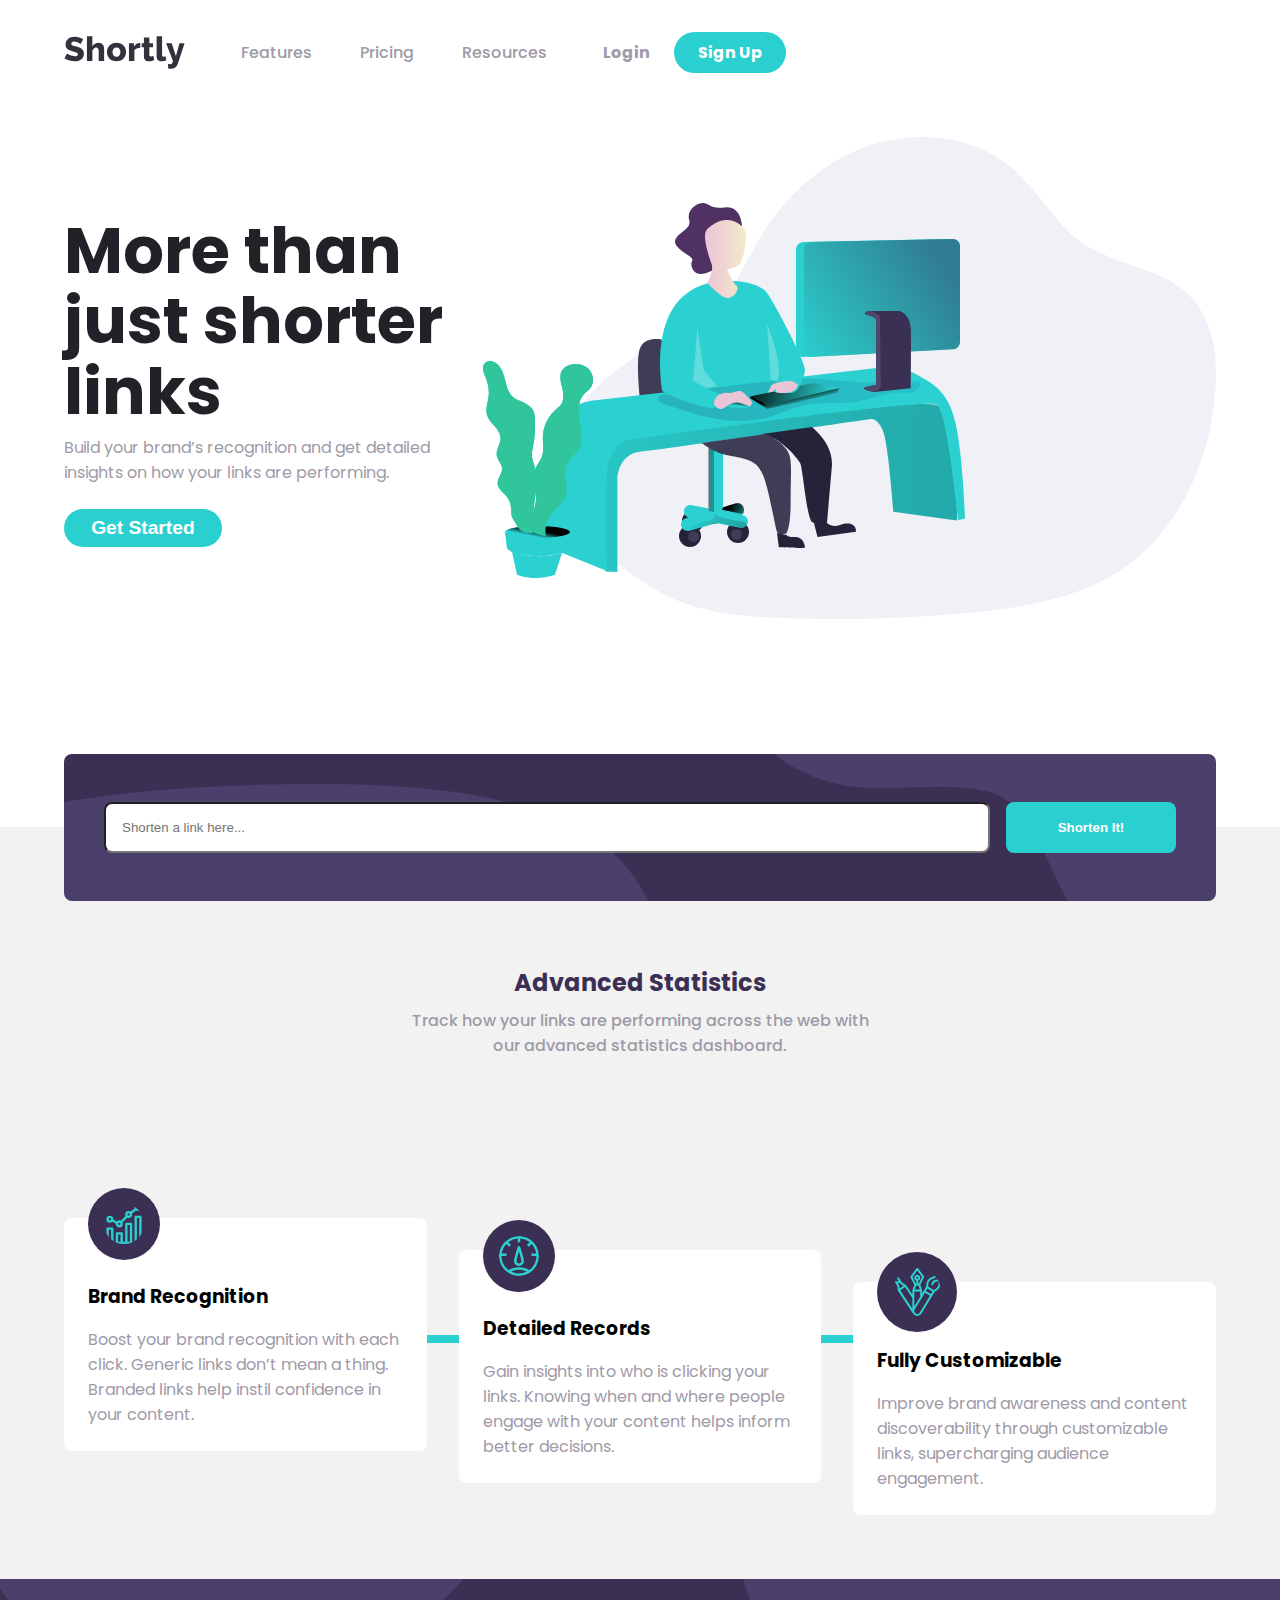
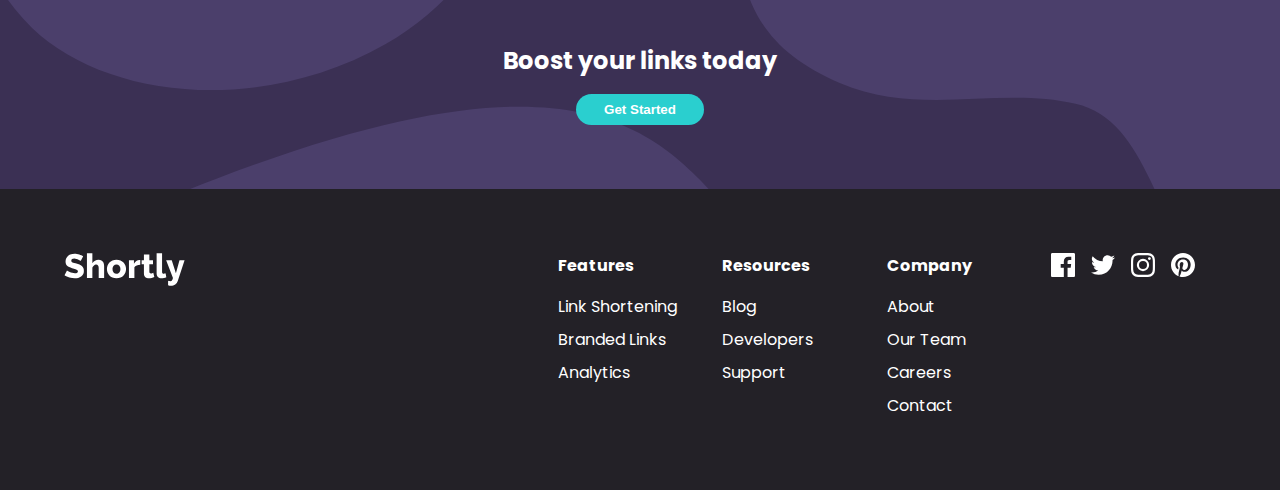
<file: index.html>
<!DOCTYPE html>
<html lang="en">

<head>
  <meta charset="UTF-8">
  <meta name="viewport" content="width=device-width, initial-scale=1.0">
  <link rel="icon" type="image/png" sizes="32x32" href="./images/favicon-32x32.png">
  <link rel="preconnect" href="https://fonts.googleapis.com" />
  <link rel="preconnect" href="https://fonts.gstatic.com" crossorigin />
  <link href="https://fonts.googleapis.com/css2?family=Poppins:wght@500;700&display=swap" rel="stylesheet" />
  <link rel="stylesheet" href="index.css">
  <script defer src="index.js"></script>
  <title>Frontend Mentor | Shortly URL shortening API Challenge</title>
</head>

<body>
  <header class="header-class" role="banner">
    <div class="container">
      <nav role="navigation" class="logo-nav" aria-label="Main navigation">

        <!-- Logo image header-->
        <div class="header-logo">
          <img src="./images/logo.svg" alt="shortly-logo" />
        </div>

        <!-- Navbar -->
        <div class="mobile-menu">
          <ul class="nav-menu" role="list">
            <li class="nav-element"><a class="nav-link" href="#">Features</a></li>
            <li class="nav-element"><a class="nav-link" href="#">Pricing</a></li>
            <li class="nav-element"><a class="nav-link" href="#">Resources</a></li>
          </ul>

          <hr>


          <div class="login-buttons">
            <a href="#" class="login-link">Login</a>
            <a href="#" class="signup-link">Sign Up</a></li>
          </div>
        </div>

        <!--Hamburger menu-->
        <button class="nav-hamburger" aria-label="Toggle navigation menu" type="button">
          ☰
        </button>

      </nav>
    </div>
  </header>

  <!--Main content-->
  <main role="main">

    <!--Hero section-->
    <div class="hero-section" aria-labelledby="hero-heading">
      <div class="container">
        <div class="hero">
          <div class="welcome-part">
            <h1> More than just shorter links</h1>
            <p>Build your brand’s recognition and get detailed insights
              on how your links are performing.</p>
            <button class="first-btn">Get Started</button>
          </div>

          <!--Working Image-->
          <div class="first-img" role="img" aria-label="Person working at desk">
            <img src="./images/illustration-working.svg" alt="image-working on computer at desk">
          </div>
        </div>
      </div>
    </div>

    <!--Shorten URL section-->
    <div class="input-section">

      <!--Input field-->
      <div class="container">
        <div class="url-container">
          <input id="link-input" type="text" placeholder="Shorten a link here..." required />
          <p id="error-message" class="error-message">Please add a link</p>
          <button class="second-btn" id="second-btn">Shorten It!</button>
        </div>
      </div>
    </div>

    <div class="offer-section">
      <div class="container">
        <div class="links-part" id="links-part"></div>


        <div class="services-offered">
          <!--Promotion text-->
          <h2>Advanced Statistics</h2>
          <p>Track how your links are performing across the web with our
            advanced statistics dashboard.</p>
        </div>

        <!--Cards area-->
        <div class="cards">

          <div class="card">
            <img class="card-icon" src="./images/icon-brand-recognition.svg" alt="Brand Recognition icon">
            <h3>Brand Recognition</h3>
            <p>Boost your brand recognition with each click. Generic links don’t
              mean a thing. Branded links help instil confidence in your content.</p>
          </div>

          <div class="card">
            <img class="card-icon" src="./images/icon-detailed-records.svg" alt="Detailed Records icon">
            <h3>Detailed Records</h3>
            <p>Gain insights into who is clicking your links. Knowing when and where
              people engage with your content helps inform better decisions.</p>
          </div>

          <div class="card">
            <img class="card-icon" src="./images/icon-fully-customizable.svg" alt="Fully Customizable icon">
            <h3>Fully Customizable</h3>
            <p>Improve brand awareness and content discoverability through customizable
              links, supercharging audience engagement.</p>
          </div>
        </div>
      </div>
    </div>

    <div class="boost-section" aria-labelledby="boost-heading">
      <h2>Boost your links today</h2>
      <button class="third-button">Get Started</button>
    </div>
  </main>

  <!--Footer-->
  <footer role="contentinfo">
    <div class="container">
      <div class="footer-part">
        <div class="bottom-logo">
          <svg class="logo" xmlns="http://www.w3.org/2000/svg" width="121" height="33">
            <path fill="#fff"
              d="M16.715 7.932c-.068-.09-.306-.26-.714-.51s-.918-.51-1.53-.782-1.281-.51-2.006-.714a8.005 8.005 0 00-2.176-.306c-1.995 0-2.992.669-2.992 2.006 0 .408.107.748.323 1.02.215.272.532.516.952.731.419.215.946.414 1.58.595l1.406.393.805.219c1.156.317 2.198.663 3.128 1.037.929.374 1.717.839 2.363 1.394a5.647 5.647 0 011.496 2.023c.35.793.527 1.745.527 2.856 0 1.36-.255 2.51-.765 3.451-.51.94-1.185 1.7-2.023 2.278-.84.578-1.802.997-2.89 1.258-1.088.26-2.21.391-3.366.391a19.68 19.68 0 01-5.44-.799c-.884-.26-1.74-.572-2.567-.935A14.358 14.358 0 01.53 22.28l2.448-4.862c.09.113.385.329.884.646.498.317 1.116.635 1.853.952.736.317 1.558.6 2.465.85.906.25 1.824.374 2.754.374 1.972 0 2.958-.6 2.958-1.802 0-.453-.148-.827-.442-1.122-.295-.295-.703-.561-1.224-.799a12.455 12.455 0 00-1.504-.56l-1.702-.495-.976-.288c-1.111-.34-2.074-.708-2.89-1.105-.816-.397-1.49-.856-2.023-1.377a5.003 5.003 0 01-1.19-1.802c-.261-.68-.391-1.473-.391-2.38 0-1.27.238-2.391.714-3.366a7.266 7.266 0 011.938-2.465 8.435 8.435 0 012.839-1.513c1.076-.34 2.215-.51 3.417-.51.838 0 1.666.08 2.482.238.816.159 1.598.363 2.346.612.748.25 1.445.533 2.09.85.647.317 1.242.635 1.786.952l-2.448 4.624zM40.139 25h-5.44V14.97c0-1.156-.227-2.006-.68-2.55-.454-.544-1.077-.816-1.87-.816-.318 0-.663.074-1.037.221a4.173 4.173 0 00-1.088.646 5.827 5.827 0 00-.97 1.003 4.4 4.4 0 00-.68 1.292V25h-5.44V.18h5.44v9.962a6.786 6.786 0 012.602-2.465c1.076-.578 2.26-.867 3.553-.867 1.201 0 2.17.21 2.907.629.736.42 1.303.952 1.7 1.598.396.646.663 1.371.799 2.176.136.805.204 1.592.204 2.363V25zm12.34.34c-1.519 0-2.873-.25-4.063-.748-1.19-.499-2.193-1.173-3.01-2.023a8.54 8.54 0 01-1.852-2.958 9.97 9.97 0 01-.63-3.519c0-1.224.21-2.397.63-3.519a8.54 8.54 0 011.853-2.958c.816-.85 1.819-1.53 3.009-2.04s2.544-.765 4.063-.765c1.519 0 2.867.255 4.046.765 1.179.51 2.176 1.19 2.992 2.04a8.754 8.754 0 011.87 2.958 9.736 9.736 0 01.646 3.519 9.97 9.97 0 01-.63 3.519 8.54 8.54 0 01-1.852 2.958c-.816.85-1.82 1.524-3.01 2.023-1.19.499-2.543.748-4.062.748zM48.5 16.092c0 1.405.374 2.533 1.122 3.383.748.85 1.7 1.275 2.856 1.275a3.59 3.59 0 001.564-.34c.476-.227.89-.544 1.24-.952a4.57 4.57 0 00.834-1.479 5.632 5.632 0 00.306-1.887c0-1.405-.374-2.533-1.122-3.383-.748-.85-1.689-1.275-2.822-1.275a3.702 3.702 0 00-2.84 1.292 4.57 4.57 0 00-.832 1.479 5.632 5.632 0 00-.306 1.887zm27.776-4.284c-1.315.023-2.505.238-3.57.646-1.065.408-1.836 1.02-2.312 1.836V25h-5.44V7.15h4.998v3.604c.612-1.201 1.4-2.142 2.363-2.822.963-.68 1.989-1.031 3.077-1.054h.544c.113 0 .227.011.34.034v4.896zm14.074 12.24a21.71 21.71 0 01-2.567.884c-.963.272-1.932.408-2.907.408-.68 0-1.32-.085-1.92-.255a4.286 4.286 0 01-1.582-.816c-.453-.374-.81-.867-1.07-1.479-.262-.612-.392-1.349-.392-2.21v-9.316h-2.278V7.15h2.278V1.472h5.44V7.15h3.638v4.114h-3.638v7.446c0 .59.147 1.014.442 1.275.295.26.669.391 1.122.391.408 0 .827-.068 1.258-.204.43-.136.805-.283 1.122-.442l1.054 4.318zM92.627.18h5.44v18.462c0 1.36.578 2.04 1.734 2.04.272 0 .572-.04.901-.119.329-.08.63-.198.901-.357l.714 4.08c-.68.317-1.462.567-2.346.748-.884.181-1.711.272-2.482.272-1.564 0-2.765-.408-3.604-1.224-.839-.816-1.258-1.995-1.258-3.536V.18zm11.456 27.506c.454.159.879.272 1.275.34a6.4 6.4 0 001.071.102c.658 0 1.168-.227 1.53-.68.363-.453.692-1.27.986-2.448l-6.8-17.85h5.61l4.148 13.192 3.57-13.192h5.1l-6.8 20.74a7.106 7.106 0 01-2.55 3.587c-1.224.918-2.674 1.377-4.352 1.377a8.17 8.17 0 01-1.377-.119 7.516 7.516 0 01-1.41-.391v-4.658z" />
          </svg>
        </div>

        <div class="footer-section">
          <ul class="links-list" role="list">
            <li class="containers">Features</li>
            <li><a href="#">Link Shortening</a></li>
            <li><a href="#">Branded Links</a></li>
            <li><a href="#">Analytics</a></li>
          </ul>
        </div>

        <div class="footer-section">
          <ul class="links-list" role="list">
            <li class="containers">Resources</li>
            <li><a href="#">Blog</a></li>
            <li><a href="#">Developers</a></li>
            <li><a href="#">Support</a></li>
          </ul>
        </div>

        <div class="footer-section">
          <ul class="links-list" role="list">
            <li class="containers">Company</li>
            <li><a href="#">About</a></li>
            <li><a href="#">Our Team</a></li>
            <li><a href="#">Careers</a></li>
            <li><a href="#">Contact</a></li>
          </ul>
        </div>

        <div class="footer-section">
          <a href="#" class="social-media"><img src="./images/icon-facebook.svg" alt="facebook-icon"></a>
          <a href="#" class="social-media">
            <img src="./images/icon-twitter.svg" alt="twitter-icon"></a>
          <a href="#" class="social-media">
            <img src="./images/icon-instagram.svg" alt="instagram-icon"></a>
          <a href="#" class="social-media">
            <img src="./images/icon-pinterest.svg" alt="pinterest-icon"></a>
        </div>
      </div>
    </div>
  </footer>
</body>

</html>
</file>
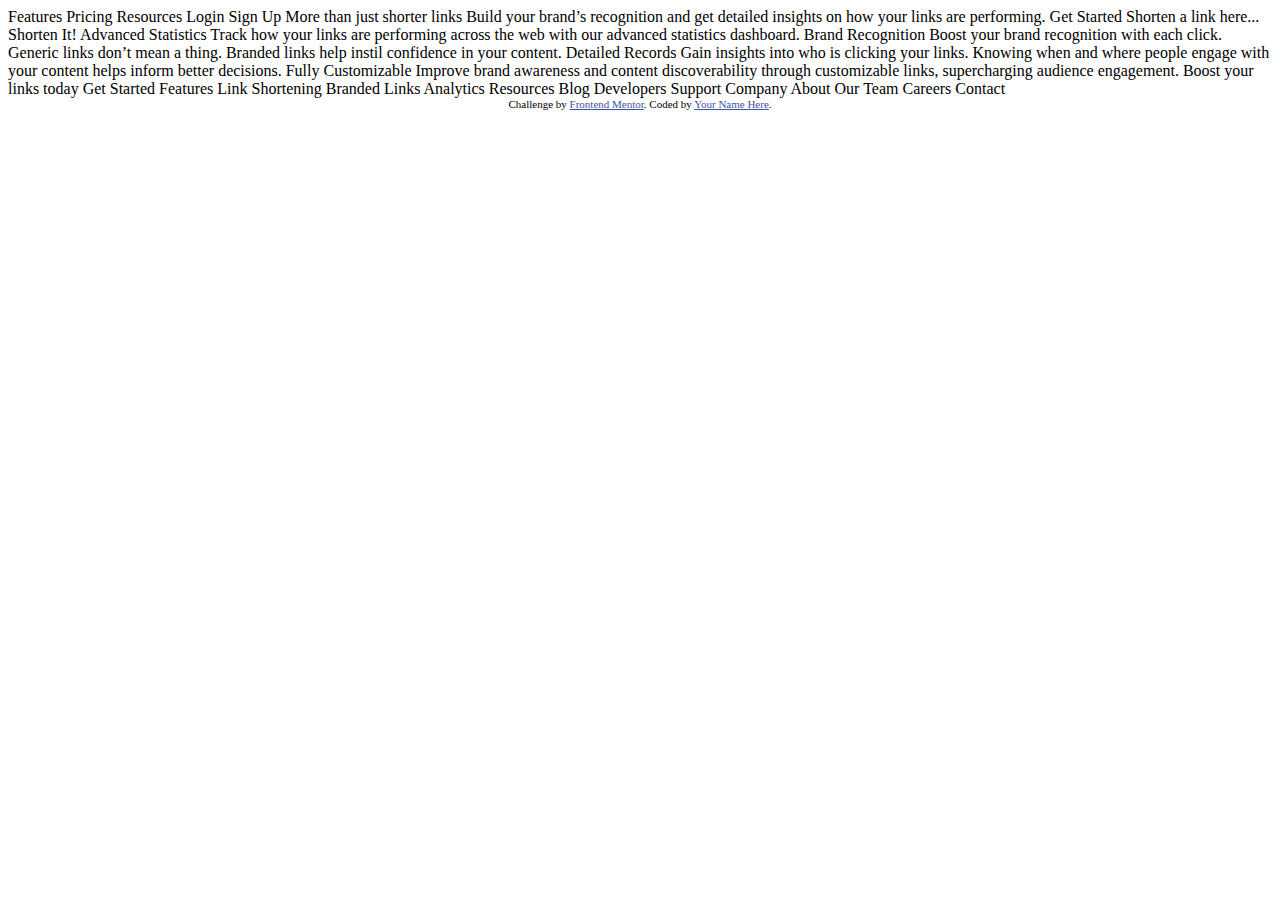
<file: url-shortening-api-master/index.html>
<!DOCTYPE html>
<html lang="en">
<head>
  <meta charset="UTF-8">
  <meta name="viewport" content="width=device-width, initial-scale=1.0"> <!-- displays site properly based on user's device -->

  <link rel="icon" type="image/png" sizes="32x32" href="./images/favicon-32x32.png">
  
  <title>Frontend Mentor | Shortly URL shortening API Challenge</title>

  <!-- Feel free to remove these styles or customise in your own stylesheet 👍 -->
  <style>
    .attribution { font-size: 11px; text-align: center; }
    .attribution a { color: hsl(228, 45%, 44%); }
  </style>
</head>
<body>

  Features
  Pricing
  Resources

  Login
  Sign Up

  More than just shorter links

  Build your brand’s recognition and get detailed insights 
  on how your links are performing.

  Get Started
  
  Shorten a link here...

  Shorten It!

  Advanced Statistics

  Track how your links are performing across the web with our 
  advanced statistics dashboard.

  Brand Recognition

  Boost your brand recognition with each click. Generic links don’t 
  mean a thing. Branded links help instil confidence in your content.

  Detailed Records

  Gain insights into who is clicking your links. Knowing when and where 
  people engage with your content helps inform better decisions.

  Fully Customizable

  Improve brand awareness and content discoverability through customizable 
  links, supercharging audience engagement.

  Boost your links today

  Get Started

  Features

  Link Shortening
  Branded Links
  Analytics

  Resources

  Blog
  Developers
  Support

  Company

  About
  Our Team
  Careers
  Contact
  
  <div class="attribution">
    Challenge by <a href="https://www.frontendmentor.io?ref=challenge" target="_blank">Frontend Mentor</a>. 
    Coded by <a href="#">Your Name Here</a>.
  </div>
</body>
</html>
</file>
<file: index.css>
* {
    margin: 0;
    padding: 0;
    box-sizing: border-box;
    list-style-type: none;
}

body {
    font-family: "Poppins", "sans-serif";
    font-size: 1rem;

}

.header-class {
    margin-bottom: 2rem;

}

.container {
    width: 90%;
    max-width: 1440px;
    margin: auto;
}

.header-logo img {
    display: block;
    max-width: 100%;
}

.logo-nav {
    display: flex;
    align-items: center;
    gap: 2.5rem;
    padding: 2rem 0;
}

.nav-menu {
    display: flex;
    gap: 1rem;
    list-style: none;
    margin-right: auto;
    font-weight: 500;
}

.nav-element a {
    text-decoration: none;
    padding: 0.2rem 1rem;
    cursor: pointer;
    color: hsl(257, 7%, 63%);
    font-weight: 500;
    display: block;
}

.nav-element a:hover {
    color: hsla(257, 11%, 21%, 1);
}

.login-buttons {
    font-weight: 700;
    gap: 1.5rem;
    display: flex;
    align-items: center;
}

.login-buttons .login-link {
    color: hsl(257, 7%, 63%);
    text-decoration: none;
}

.login-buttons .signup-link {
    background: hsl(180, 66%, 49%);
    color: white;
    padding: 0.5rem 1.5rem;
    border-radius: 1.5rem;
    font-weight: 700;
    text-decoration: none;

}

.login-buttons .signup-link:hover {
    padding: 0.5rem 1.5rem;
    border-radius: 1.5rem;
    background-color: hsl(180, 72%, 86%);
    color: white
}

.nav-hamburger {
    display: none;
}

.hero {
    margin-bottom: 4rem;
    display: grid;
    grid-template-columns: 1fr 1fr;
    align-items: center;
    gap: 2rem;
}

.welcome-part h1 {
    font-size: 4rem;
    line-height: 1.1;
    color: hsl(260, 8%, 14%);
}

.welcome-part p {
    color: hsl(257, 7%, 63%);
    margin: 0.5rem 0 1.5rem 0;
}

.first-btn {
    cursor: pointer;
    background: hsl(180, 66%, 49%);
    color: white;
    font-size: 1.2rem;
    font-weight: 700;
    border-radius: 1.5rem;
    padding: 0.5rem 1.7rem;
    border: 0;
    display: block;
}

.first-btn:hover {
    background-color: hsl(180, 72%, 86%);
}

.first-img {
    width: 70%;
    display: block;
    max-width: 100%;
}

input[type=text] {
    width: 100%;
    display: block;
}

.input-section {
    padding: 4rem 0;
    background: linear-gradient(180deg, #fff 50%, #f2f2f2 50%);
}

.url-container {
    background-color: hsl(257, 27%, 26%);
    margin: auto 0;
    padding: 3rem 2.5rem;
    background-image: url(images/bg-shorten-desktop.svg);
    background-repeat: no-repeat;
    background-size: 100%;
    display: flex;
    position: relative;
    gap: 1rem;
    border-radius: 0.5rem;
}

.url-container .error-message {
    color: red;
    font-style: italic;
    display: none;
    position: absolute;
    bottom: 15px;
}

/* Shows error message when validation fails */
.url-container .error-message.error {
    display: block;
}

.url-container input {
    padding: 1rem;
    border-radius: 0.5rem;
    flex: 5;
}

/* Adds red border to input field when URL is invalid */
.url-container input.error {
    border: 2px solid red;
}

.second-btn {
    color: white;
    flex: 1;
    border-radius: 0.5rem;
    font-weight: 700;
    background-color: hsl(180, 66%, 49%);
    cursor: pointer;
    display: block;
    border: 0;
}

.second-btn:hover {
    background-color: hsl(180, 72%, 86%);
    cursor: pointer;

}

/* Makes the shortened links history section visible when URLs are added */
.offer-section .links-part.active {
    margin-bottom: 4rem;
}

/* Styles each individual shortened URL item in the history */
.offer-section .links-part .item {
    background-color: white;
    padding: 1.5rem;
    margin-bottom: 1.5rem;
    font-weight: 700;
    border-radius: 0.5rem;
    display: flex;
    justify-content: space-between;
    align-items: center;
}

/* Styles the container holding the shortened link and copy button */
.offer-section .links-part .item .short-link {
    color: hsl(180, 66%, 49%);
    display: flex;
    align-items: center;
    gap: 1rem;
}

/* Styles the copy button next to each shortened URL */
.offer-section .links-part .item .short-link .copy-btn {
    background-color: hsl(180, 66%, 49%);
    color: white;
    border: none;
    padding: 0.4rem 1.2rem;
    border-radius: 5px;
    cursor: pointer;
    font-weight: 600;
    transition: background-color 0.3s ease, transform 0.2s ease;
    border: 2px solid hsl(180, 66%, 49%);
}

.offer-section .links-part .item .short-link .copy-btn:hover {
    background-color: hsl(180, 66%, 60%);
    border-color: hsl(180, 66%, 60%);
}

.offer-section .links-part .item .short-link .copy-btn.copied {
    background-color: hsl(257, 27%, 26%);
    border-color: hsl(257, 27%, 26%);
}

.offer-section {
    background-color: #f2f2f2;
    padding-bottom: 4rem;
}

.offer-section .services-offered {
    text-align: center;
    margin-bottom: 6rem;
}

.services-offered h2 {
    margin-bottom: 0.5rem;
    color: hsl(257, 27%, 26%);

}

.services-offered p {
    color: hsl(257, 7%, 63%);
    max-width: 48ch;
    margin: auto;
    font-weight: 500;
}

.cards::before {
    content: '';
    background-color: hsl(180, 66%, 49%);
    display: block;
    width: 100%;
    height: 8px;
    position: absolute;
    top: 50%;

}

.cards {
    display: grid;
    grid-template-columns: 1fr 1fr 1fr;
    gap: 2rem;
    position: relative;
}

.cards p {
    color: hsl(257, 7%, 63%);
}

.card {
    position: relative;
    align-self: center;
    border-radius: 0.5rem;
    padding: 4rem 1.5rem 1.5rem 1.5rem;
    background-color: white;
}

.card-icon {
    background-color: hsl(257, 27%, 26%);
    padding: 1rem;
    position: absolute;
    top: -30px;
    border-radius: 50%;
    max-width: 100%;
    display: block;
}

.card h3 {
    margin-bottom: 1rem;
}

.card:nth-child(2) {
    margin-top: 4rem;
}

.card:nth-child(3) {
    margin-top: 8rem;
}


.boost-section {
    text-align: center;
    background-color: hsl(257, 27%, 26%);
    background-image: url(images/bg-boost-desktop.svg);
    background-repeat: no-repeat;
    padding: 4rem 0;
    color: white;
    background-size: 100%;
}

.boost-section h2 {
    margin-bottom: 1rem;
}

.third-button {
    cursor: pointer;
    color: white;
    border-radius: 1.5rem;
    padding: 0.5rem 1.75rem;
    margin: auto;
    font-weight: 700;
    background: hsl(180, 66%, 49%);
    display: block;
    border: 0;
}

.third-button:hover {
    background-color: hsl(180, 72%, 86%);
}

footer {
    color: #fff;
    padding: 4rem 0;
    background-color: hsl(260, 8%, 14%);
}

.footer-part {
    display: grid;
    grid-template-columns: 3fr 1fr 1fr 1fr 1fr;
}

.footer-part a {
    color: white;
    display: block;
    text-decoration: none;
}

.footer-section .containers {
    margin-bottom: 1rem;
    font-weight: bold;
}

.footer-section ul li {
    margin-bottom: 0.5rem;
}

.footer-section a:hover {
    color: hsl(180, 66%, 49%);
}

.footer-section:nth-child(5) {
    height: fit-content;
    display: flex;
    align-items: center;
    gap: 1rem;
}

.social-media:hover {
    cursor: pointer;
}

.mobile-menu {
    display: flex;
    flex-direction: row;
    align-items: center;
    gap: 2.5rem;
    margin-right: auto;
}

.mobile-menu hr {
    display: none;
}

@media (max-width: 768px) {

    .container {
        width: 95%;
        padding: 0 1rem;
    }

    .logo-nav {
        justify-content: space-between;
        padding: 1.5rem 0;
        position: relative;
    }

    /* Shows hamburger on mobile */
    .nav-hamburger {
        display: block;
        background: none;
        border: none;
        font-size: 1.5rem;
        cursor: pointer;
        color: hsl(0, 0%, 0%);
        z-index: 101;
    }

    /* Transform mobile menu into dropdown */
    .mobile-menu {
        display: none;
        /* Hidden by default */
        position: absolute;
        top: 100%;
        left: 5%;
        right: 5%;
        background-color: hsl(257, 27%, 26%);
        border-radius: 12px;
        padding: 2.5rem 1.5rem;
        flex-direction: column;
        align-items: center;
        gap: 2rem;
        text-align: center;
        z-index: 100;
        box-shadow: 0 10px 40px rgba(0, 0, 0, 0.15);
    }

    /* Shows mobile menu when hamburger is clicked */
    .mobile-menu.show {
        display: flex;
    }

    /* Stacks nav items vertically */
    .mobile-menu .nav-menu {
        display: flex;
        flex-direction: column;
        gap: 1.8rem;
        width: 100%;
        margin: 0;
        padding: 0;
    }

    /* Whites text for nav links on mobile */
    .mobile-menu .nav-link {
        color: white !important;
        font-weight: 700;
        font-size: 1.1rem;
        padding: 0.5rem 0;
    }

    /* Horizontal rule separator on mobile */
    .mobile-menu hr {
        display: block;
        width: 100%;
        border: none;
        border-top: 1px solid hsl(257, 15%, 45%);
        margin: 0.5rem 0;
    }

    /* Stacks login buttons vertically */
    .mobile-menu .login-buttons {
        display: flex;
        flex-direction: column;
        gap: 1.5rem;
        width: 100%;
        align-items: center;
    }

    /* Whites text for login link on mobile */
    .mobile-menu .login-link {
        color: white !important;
        font-weight: 700;
        font-size: 1.1rem;
        padding: 0.5rem 0;
    }

    /* Full width signup button */
    .mobile-menu .signup-link {
        background-color: hsl(180, 66%, 49%);
        color: white;
        width: 100%;
        padding: 1rem 0;
        border-radius: 30px;
        font-weight: 700;
        text-decoration: none;
        font-size: 1.1rem;
        text-align: center;
        display: block;
    }

    /* Hero section mobile styles */
    .hero {
        grid-template-columns: 1fr;
        text-align: center;
        gap: 2rem;
        margin-bottom: 2rem;
    }

    .hero .welcome-part {
        order: 2;
    }

    .hero .first-img {
        order: 1;
        width: 100% !important;
        max-width: 100%;
    }

    .first-img img {
        width: 100%;
        height: auto;
        max-width: 100%;
        display: block;
    }

    .welcome-part h1 {
        font-size: 2.5rem;
        margin-bottom: 1rem;
    }

    .welcome-part p {
        font-size: 1.1rem;
        line-height: 1.6;
    }

    .first-btn {
        margin: 0 auto;
        display: inline-block;
        padding: 0.75rem 2rem;
    }

    /* Input section mobile styles */
    .input-section {
        padding: 2rem 0;
    }

    .url-container {
        padding: 1.5rem;
        background-image: url(images/bg-shorten-mobile.svg);
        background-size: 100%;
        background-position: top right;
        flex-direction: column;
        gap: 1rem;
    }

    .url-container .error-message {
        position: static;
        margin-top: 0.5rem;
    }

    .url-container input {
        flex: none;
        font-size: 1rem;
    }

    .second-btn {
        flex: none;
        padding: 1rem;
        font-size: 1.1rem;
    }

    /* Offer section mobile styles */
    .offer-section {
        padding-bottom: 2rem;
    }

    .offer-section .services-offered {
        margin-bottom: 4rem;
        padding: 0 1rem;
    }

    .services-offered h2 {
        font-size: 1.75rem;
    }

    .cards {
        grid-template-columns: 1fr;
        gap: 2.5rem;
    }

    .cards::before {
        width: 8px;
        top: 0;
        left: 50%;
        height: 100%;
        transform: translateX(-50%);
    }

    .card {
        margin-top: 0 !important;
        text-align: center;
        padding: 3rem 1.5rem 2rem 1.5rem;
    }

    .card-icon {
        left: 50%;
        transform: translateX(-50%);
    }

    /* Mobile layout for shortened URL history items - stacks vertically */
    .offer-section .links-part .item {
        flex-direction: column;
        align-items: stretch;
        gap: 1rem;
        text-align: left;
    }

    /* Styles original URL with bottom border separator on mobile */
    .offer-section .links-part .item .link {
        word-break: break-all;
        padding-bottom: 1rem;
        border-bottom: 1px solid #f1f1f1;
    }

    /* Mobile layout for shortened link section, stacks copy button below URL */
    .offer-section .links-part .item .short-link {
        flex-direction: column;
        align-items: stretch;
        gap: 1rem;
    }

    /* Full-width copy button styling for mobile */
    .offer-section .links-part .item .short-link .copy-btn {
        padding: 0.75rem;
        width: 100%;
        border-radius: 0.25rem;
        border: none;
        cursor: pointer;
    }

    /* Boost section mobile styles */
    .boost-section {
        background-image: url(images/bg-boost-mobile.svg);
        background-position: center;
        background-size: cover;
        padding: 3rem 1rem;
    }

    .boost-section h2 {
        font-size: 1.75rem;
    }

    .third-button {
        padding: 0.75rem 2rem;
        font-size: 1.1rem;
    }

    /* Footer mobile styles */
    .footer-part {
        text-align: center;
        gap: 2rem;
        grid-template-columns: 1fr;
        padding: 0 1rem;
    }

    .footer-section:nth-child(5) {
        justify-content: center;
        margin-top: 1rem;
    }

    .bottom-logo {
        margin-bottom: 2rem;
    }

    .footer-section ul li {
        margin-bottom: 0.75rem;
    }
}
</file>
